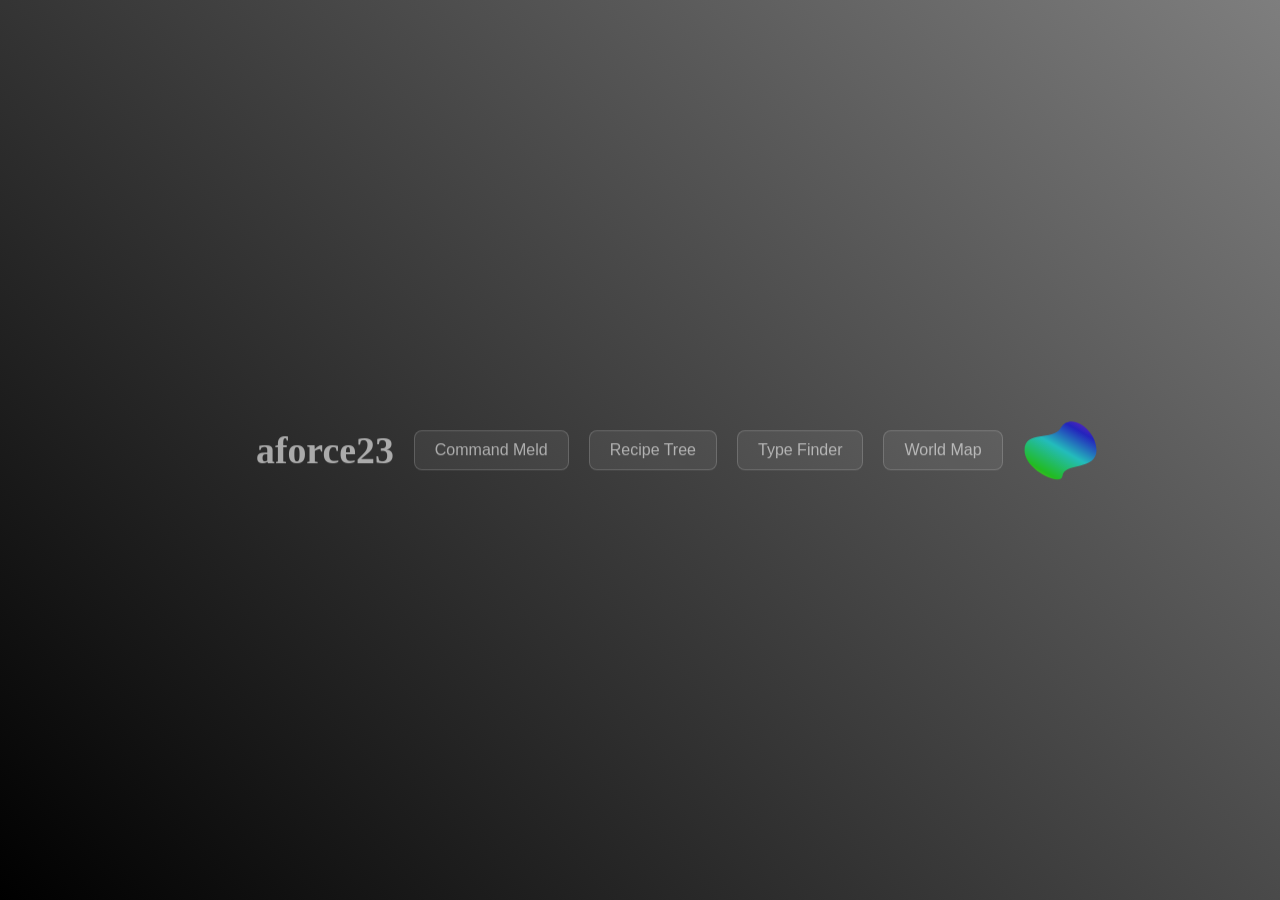
<file: index.html>
<!DOCTYPE html>
<html lang="en">
<head>
    <meta charset="UTF-8">
    <title>Test Page</title>
    <link rel="icon" href="icon_shape.svg">
    <style>
        .main {
            margin: 0;
            position: absolute;
            top: 50%;
            left: 20%; /* Replaced margin-left for better positioning */
            transform: translateY(-50%);
            display: flex;
            flex-direction: row;
            align-items: center; /* Changed from flex-start to center for better alignment */
            filter: opacity(0.6);
            transition: 0.6s;
            gap: 20px; /* Adds space between the buttons and image */
        }

        .main:hover {
            filter: opacity(1);
        }

        /* Stylized Button Class */
        .btn {
            display: inline-block;
            padding: 10px 20px;
            background-color: rgba(255, 255, 255, 0.1);
            color: white;
            text-decoration: none;
            border: 1px solid rgba(255, 255, 255, 0.3);
            border-radius: 8px;
            font-family: sans-serif;
            transition: all 0.3s ease;
            backdrop-filter: blur(5px);
        }

        .btn:hover {
            background-color: rgba(255, 255, 255, 0.2);
            border-color: white;
            transform: translateY(-2px);
            box-shadow: 0 4px 15px rgba(0,0,0,0.3);
        }

        .image {
            height: 2cm;
            width: 2cm;
        }

        p {
            margin: 0;
            font-weight: bold;
        }
    </style>
</head>

<body style="background: linear-gradient(-135deg, rgb(126, 126, 126), black); min-height: 100vh; margin: 0;">
    <div class="main">
        <p style="font-size: 1cm; color: white;">aforce23</p>
        
        <a href="kh/command_meld.html" class="btn">Command Meld</a>
        <a href="kh/Command_Recipe_Tree.html" class="btn">Recipe Tree</a>
        <a href="kh/command_type_finder.html" class="btn">Type Finder</a>
        <a href="worldmappaths/index.html" class="btn">World Map</a>

        <img src="icon_shape.svg" class="image" alt="Icon">
    </div>
</body>
</html>
</file>
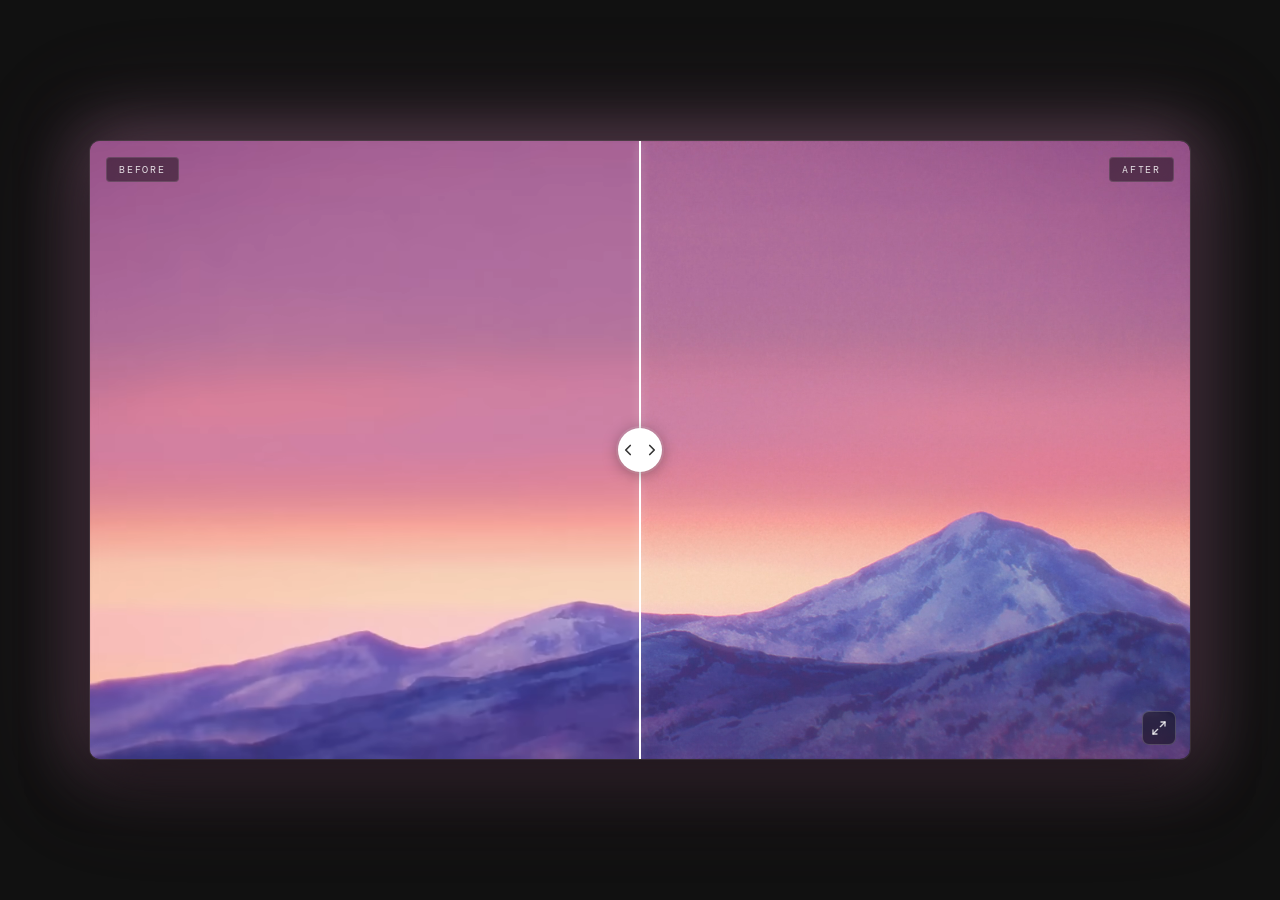
<file: imgslide/imageslider.html>
<!DOCTYPE html>
<html lang="en">
<head>
    <meta charset="UTF-8">
    <meta name="viewport" content="width=device-width, initial-scale=1.0">
    <title>Before & After Slider</title>
    <style>
        @import url('https://fonts.googleapis.com/css2?family=DM+Mono:wght@400;500&display=swap');

        :root {
            --handle-color: #ffffff;
            --handle-size: 44px;
        }

        *, *::before, *::after { box-sizing: border-box; }

        body {
            margin: 0;
            display: flex;
            flex-direction: column;
            justify-content: center;
            align-items: center;
            min-height: 100vh;
            background-color: #111;
            font-family: 'DM Mono', monospace;
            gap: 20px;
        }

        /* Wrapper holds the container + the fullscreen button positioned relative to it */
        .slider-wrapper {
            position: relative;
            width: 90vw;
            max-width: 1100px;
        }

        .slider-container {
            position: relative;
            width: 100%;
            aspect-ratio: 16 / 9;
            overflow: hidden;
            border-radius: 10px;
            box-shadow:
                0 0 0 1px rgba(255,255,255,0.08),
                0 20px 60px rgba(0,0,0,0.7),
                0 0 70px 8px rgba(255,255,255,0.15);
            user-select: none;
            cursor: ew-resize;
            transition: box-shadow 0.4s ease;
        }

        /* Fullscreen: wrapper fills viewport, container centred */
        .slider-wrapper:fullscreen,
        .slider-wrapper:-webkit-full-screen {
            width: 100vw;
            max-width: none;
            height: 100vh;
            display: flex;
            align-items: center;
            justify-content: center;
            background: #111;
        }

        .slider-wrapper:fullscreen .slider-container,
        .slider-wrapper:-webkit-full-screen .slider-container {
            width: min(100vw, calc(100vh * 16 / 9));
            aspect-ratio: 16 / 9;
            border-radius: 0;
        }

        /* Both image layers sit flush, full-size */
        .img-layer {
            position: absolute;
            inset: 0;
            width: 100%;
            height: 100%;
        }

        .img-layer img {
            display: block;
            width: 100%;
            height: 100%;
            object-fit: cover;
            pointer-events: none;
        }

        /* KEY FIX: foreground layer is always full-size;
           clip-path reveals only the left portion — image never scales or shifts */
        .img-foreground {
            z-index: 2;
            clip-path: inset(0 50% 0 0);
        }

        /* Divider line */
        .divider-line {
            position: absolute;
            top: 0; bottom: 0;
            left: 50%;
            width: 2px;
            background: var(--handle-color);
            transform: translateX(-50%);
            z-index: 4;
            pointer-events: none;
            box-shadow: 0 0 10px rgba(255,255,255,0.45);
        }

        /* Labels */
        .label {
            position: absolute;
            top: 16px;
            padding: 5px 12px;
            font-size: 10px;
            letter-spacing: 0.18em;
            text-transform: uppercase;
            border-radius: 4px;
            pointer-events: none;
            z-index: 6;
            transition: opacity 0.25s ease;
            background: rgba(0,0,0,0.45);
            backdrop-filter: blur(6px);
            -webkit-backdrop-filter: blur(6px);
            border: 1px solid rgba(255,255,255,0.12);
            color: rgba(255,255,255,0.85);
        }

        .label-before { left: 16px; z-index: 6; }
        .label-after  { right: 16px; z-index: 3; }

        /* Handle knob */
        .handle-visual {
            position: absolute;
            top: 50%;
            left: 50%;
            transform: translate(-50%, -50%);
            width: var(--handle-size);
            height: var(--handle-size);
            background: var(--handle-color);
            border-radius: 50%;
            display: flex;
            justify-content: center;
            align-items: center;
            gap: 6px;
            z-index: 5;
            pointer-events: none;
            box-shadow: 0 2px 16px rgba(0,0,0,0.35), 0 0 0 2px rgba(255,255,255,0.15);
            transition: transform 0.12s ease, box-shadow 0.12s ease;
        }

        .handle-visual.dragging {
            transform: translate(-50%, -50%) scale(1.1);
            box-shadow: 0 4px 24px rgba(0,0,0,0.5), 0 0 0 3px rgba(255,255,255,0.3);
        }

        .handle-visual svg {
            width: 18px; height: 18px;
            fill: none; stroke: #333;
            stroke-width: 2.2;
            stroke-linecap: round;
            stroke-linejoin: round;
        }

        /* Invisible range input covers the entire container */
        .slider-input {
            position: absolute;
            inset: 0;
            -webkit-appearance: none;
            appearance: none;
            width: 100%;
            height: 100%;
            background: transparent;
            outline: none;
            margin: 0; padding: 0;
            z-index: 10;
            cursor: ew-resize;
            opacity: 0;
        }

        .slider-input::-webkit-slider-thumb {
            -webkit-appearance: none;
            width: 44px;
            height: 100vh;
        }

        .slider-input::-moz-range-thumb {
            width: 44px;
            height: 100vh;
            border: none;
            background: transparent;
        }

        /* ── Fullscreen Button ───────────────────────────────────── */
        .btn-fullscreen {
            position: absolute;
            bottom: 14px;
            right: 14px;
            z-index: 20;
            width: 34px;
            height: 34px;
            padding: 0;
            border: 1px solid rgba(255,255,255,0.18);
            border-radius: 7px;
            background: rgba(0,0,0,0.45);
            backdrop-filter: blur(8px);
            -webkit-backdrop-filter: blur(8px);
            color: rgba(255,255,255,0.8);
            cursor: pointer;
            display: flex;
            align-items: center;
            justify-content: center;
            transition: background 0.15s, border-color 0.15s, transform 0.1s;
        }

        .btn-fullscreen:hover {
            background: rgba(255,255,255,0.12);
            border-color: rgba(255,255,255,0.35);
            transform: scale(1.07);
        }

        .btn-fullscreen:active { transform: scale(0.96); }

        .btn-fullscreen svg {
            width: 16px; height: 16px;
            fill: none; stroke: currentColor;
            stroke-width: 2; stroke-linecap: round; stroke-linejoin: round;
            pointer-events: none;
        }

        .icon-expand   { display: block; }
        .icon-compress { display: none; }

        :fullscreen           .icon-expand   { display: none; }
        :fullscreen           .icon-compress { display: block; }
        :-webkit-full-screen  .icon-expand   { display: none; }
        :-webkit-full-screen  .icon-compress { display: block; }
    </style>
</head>
<body>

<div class="slider-wrapper" id="wrapper">
    <div class="slider-container" id="container">

        <!-- After (right / background) — always full-size, never moves -->
        <div class="img-layer img-background">
            <img id="imgAfter" src="frieren_wallpaper_s2e3_1.png" alt="After" crossorigin="anonymous">
        </div>

        <!-- Before (left / foreground) — full-size, revealed by clip-path -->
        <div class="img-layer img-foreground" id="foreground">
            <img id="imgBefore" src="frieren_wallpaper_s2e3_1_yt.png" alt="Before" crossorigin="anonymous">
        </div>

        <!-- Divider line -->
        <div class="divider-line" id="dividerLine"></div>

        <!-- Labels -->
        <div class="label label-before" id="labelBefore">Before</div>
        <div class="label label-after"  id="labelAfter">After</div>

        <!-- Handle knob -->
        <div class="handle-visual" id="handle">
            <svg viewBox="0 0 24 24"><polyline points="15 18 9 12 15 6"/></svg>
            <svg viewBox="0 0 24 24"><polyline points="9 6 15 12 9 18"/></svg>
        </div>

        <!-- Invisible range input -->
        <input type="range" min="0" max="100" value="50" class="slider-input" id="slider">
    </div>

    <!-- Fullscreen button — lives in wrapper so it stays over the image in fullscreen too -->
    <button class="btn-fullscreen" id="btnFullscreen" title="Toggle fullscreen (F)" aria-label="Toggle fullscreen">
        <svg class="icon-expand" viewBox="0 0 24 24">
            <polyline points="15 3 21 3 21 9"/>
            <polyline points="9 21 3 21 3 15"/>
            <line x1="21" y1="3" x2="14" y2="10"/>
            <line x1="3"  y1="21" x2="10" y2="14"/>
        </svg>
        <svg class="icon-compress" viewBox="0 0 24 24">
            <polyline points="4 14 10 14 10 20"/>
            <polyline points="20 10 14 10 14 4"/>
            <line x1="10" y1="14" x2="3"  y2="21"/>
            <line x1="21" y1="3"  x2="14" y2="10"/>
        </svg>
    </button>
</div>

<script>
(function () {
    const slider      = document.getElementById('slider');
    const foreground  = document.getElementById('foreground');
    const handle      = document.getElementById('handle');
    const divLine     = document.getElementById('dividerLine');
    const container   = document.getElementById('container');
    const wrapper     = document.getElementById('wrapper');
    const imgBefore   = document.getElementById('imgBefore');
    const imgAfter    = document.getElementById('imgAfter');
    const labelBefore = document.getElementById('labelBefore');
    const labelAfter  = document.getElementById('labelAfter');
    const btnFS       = document.getElementById('btnFullscreen');

    // ── Position ──────────────────────────────────────────────────────
    function setPosition(value) {
        const pct = parseFloat(value);

        // clip-path reveals the left `pct`% of the foreground image.
        // The image itself is never scaled or translated — perfect alignment.
        foreground.style.clipPath = `inset(0 ${100 - pct}% 0 0)`;

        divLine.style.left = `${pct}%`;
        handle.style.left  = `${pct}%`;

        labelBefore.style.opacity = pct < 18 ? Math.max(0, pct / 18) : 1;
        labelAfter.style.opacity  = pct > 82 ? Math.max(0, (100 - pct) / 18) : 1;

        updateGlow(pct);
    }

    // ── Dynamic glow ──────────────────────────────────────────────────
    let colorBefore = { r: 180, g: 180, b: 180 };
    let colorAfter  = { r: 80,  g: 130, b: 190 };

    function sampleColor(imgEl, cb) {
        const run = () => {
            const c = document.createElement('canvas');
            c.width = c.height = 60;
            try {
                const ctx = c.getContext('2d');
                ctx.drawImage(imgEl, 0, 0, 60, 60);
                const d = ctx.getImageData(0, 0, 60, 60).data;
                let r = 0, g = 0, b = 0, n = 0;
                for (let i = 0; i < d.length; i += 16) { r += d[i]; g += d[i+1]; b += d[i+2]; n++; }
                cb({ r: r/n, g: g/n, b: b/n });
            } catch(e) { cb(null); }
        };
        imgEl.complete && imgEl.naturalWidth ? run() : (imgEl.onload = run);
    }

    function lerp(a, b, t) { return a + (b - a) * t; }

    function updateGlow(pct) {
        const t = pct / 100;
        const r = Math.round(lerp(colorBefore.r, colorAfter.r, t));
        const g = Math.round(lerp(colorBefore.g, colorAfter.g, t));
        const b = Math.round(lerp(colorBefore.b, colorAfter.b, t));
        container.style.boxShadow = `
            0 0 0 1px rgba(255,255,255,0.08),
            0 20px 60px rgba(0,0,0,0.7),
            0 0 60px 6px rgba(${r},${g},${b},0.5),
            0 0 110px 18px rgba(${r},${g},${b},0.18)
        `;
    }

    let loaded = 0;
    sampleColor(imgBefore, (c) => { if (c) colorBefore = c; if (++loaded === 2) updateGlow(50); });
    sampleColor(imgAfter,  (c) => { if (c) colorAfter  = c; if (++loaded === 2) updateGlow(50); });

    // ── Slider events ─────────────────────────────────────────────────
    slider.addEventListener('input', (e) => setPosition(e.target.value));
    slider.addEventListener('mousedown',  () => handle.classList.add('dragging'));
    slider.addEventListener('touchstart', () => handle.classList.add('dragging'), { passive: true });
    slider.addEventListener('mouseup',    () => handle.classList.remove('dragging'));
    slider.addEventListener('touchend',   () => handle.classList.remove('dragging'));

    // ── Fullscreen ────────────────────────────────────────────────────
    btnFS.addEventListener('click', () => {
        if (!document.fullscreenElement && !document.webkitFullscreenElement) {
            (wrapper.requestFullscreen || wrapper.webkitRequestFullscreen).call(wrapper);
        } else {
            (document.exitFullscreen || document.webkitExitFullscreen).call(document);
        }
    });

    document.addEventListener('keydown', (e) => {
        if (e.key === 'f' || e.key === 'F') btnFS.click();
    });

    // ── Init ──────────────────────────────────────────────────────────
    setPosition(50);
})();
</script>
</body>
</html>
</file>
